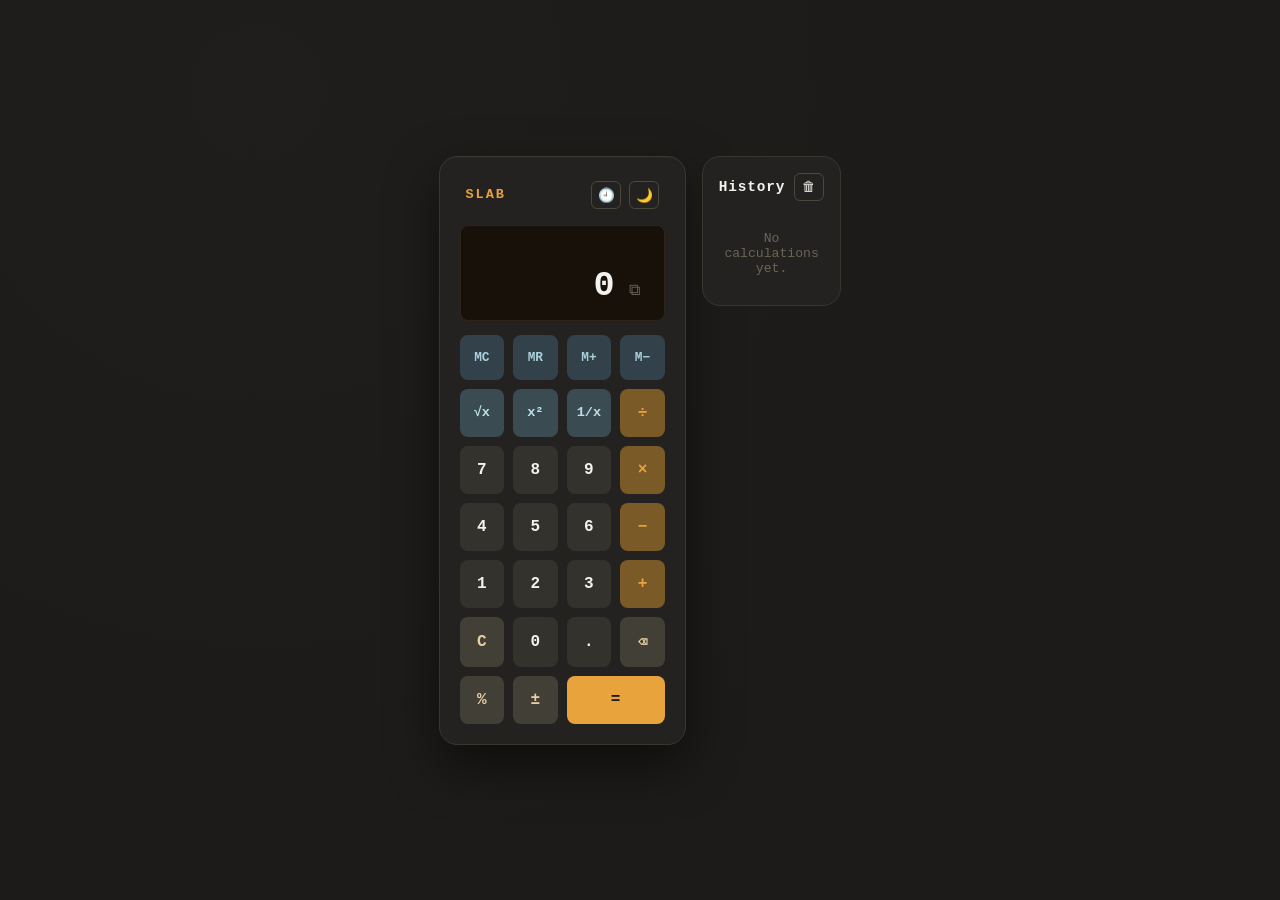
<file: WebDev-L2-Calculator/index.html>
<!DOCTYPE html>
<html lang="en">
<head>
<meta charset="UTF-8" />
<meta name="viewport" content="width=device-width, initial-scale=1.0" />
<title>Slab — Scientific Calculator</title>
<link rel="stylesheet" href="css/style.css" />
</head>
<body>
  <div class="app-shell">
    <main class="calc" role="application" aria-label="Calculator">
      <header class="calc__header">
        <span class="calc__brand">SLAB</span>
        <div class="calc__header-actions">
          <button class="icon-btn" id="historyToggle" title="Toggle history">🕘</button>
          <button class="icon-btn" id="themeToggle" title="Toggle theme">🌙</button>
        </div>
      </header>

      <section class="calc__display" aria-live="polite">
        <div class="calc__memory-flag" id="memoryFlag">M</div>
        <div class="calc__expression" id="expression"></div>
        <div class="calc__result-row">
          <div class="calc__result" id="result">0</div>
          <button class="calc__copy" id="copyBtn" title="Copy result">⧉</button>
        </div>
      </section>

      <section class="calc__pad" id="pad">
        <button class="key key--mem" data-action="mc">MC</button>
        <button class="key key--mem" data-action="mr">MR</button>
        <button class="key key--mem" data-action="mplus">M+</button>
        <button class="key key--mem" data-action="mminus">M−</button>

        <button class="key key--sci" data-action="sqrt">√x</button>
        <button class="key key--sci" data-action="square">x²</button>
        <button class="key key--sci" data-action="inverse">1/x</button>
        <button class="key key--op" data-op="÷">÷</button>

        <button class="key key--num" data-num="7">7</button>
        <button class="key key--num" data-num="8">8</button>
        <button class="key key--num" data-num="9">9</button>
        <button class="key key--op" data-op="×">×</button>

        <button class="key key--num" data-num="4">4</button>
        <button class="key key--num" data-num="5">5</button>
        <button class="key key--num" data-num="6">6</button>
        <button class="key key--op" data-op="−">−</button>

        <button class="key key--num" data-num="1">1</button>
        <button class="key key--num" data-num="2">2</button>
        <button class="key key--num" data-num="3">3</button>
        <button class="key key--op" data-op="+">+</button>

        <button class="key key--util" data-action="clear">C</button>
        <button class="key key--num" data-num="0">0</button>
        <button class="key key--num" data-num=".">.</button>
        <button class="key key--util" data-action="backspace">⌫</button>

        <button class="key key--util" data-action="percent">%</button>
        <button class="key key--util" data-action="sign">±</button>
        <button class="key key--equals" data-action="equals" style="grid-column: span 2;">=</button>
      </section>
    </main>

    <aside class="history-panel" id="historyPanel">
      <div class="history-panel__head">
        <h2>History</h2>
        <button class="icon-btn" id="clearHistory" title="Clear history">🗑</button>
      </div>
      <ul class="history-list" id="historyList"></ul>
      <p class="history-empty" id="historyEmpty">No calculations yet.</p>
    </aside>
  </div>

  <script src="js/script.js"></script>
</body>
</html>
</file>
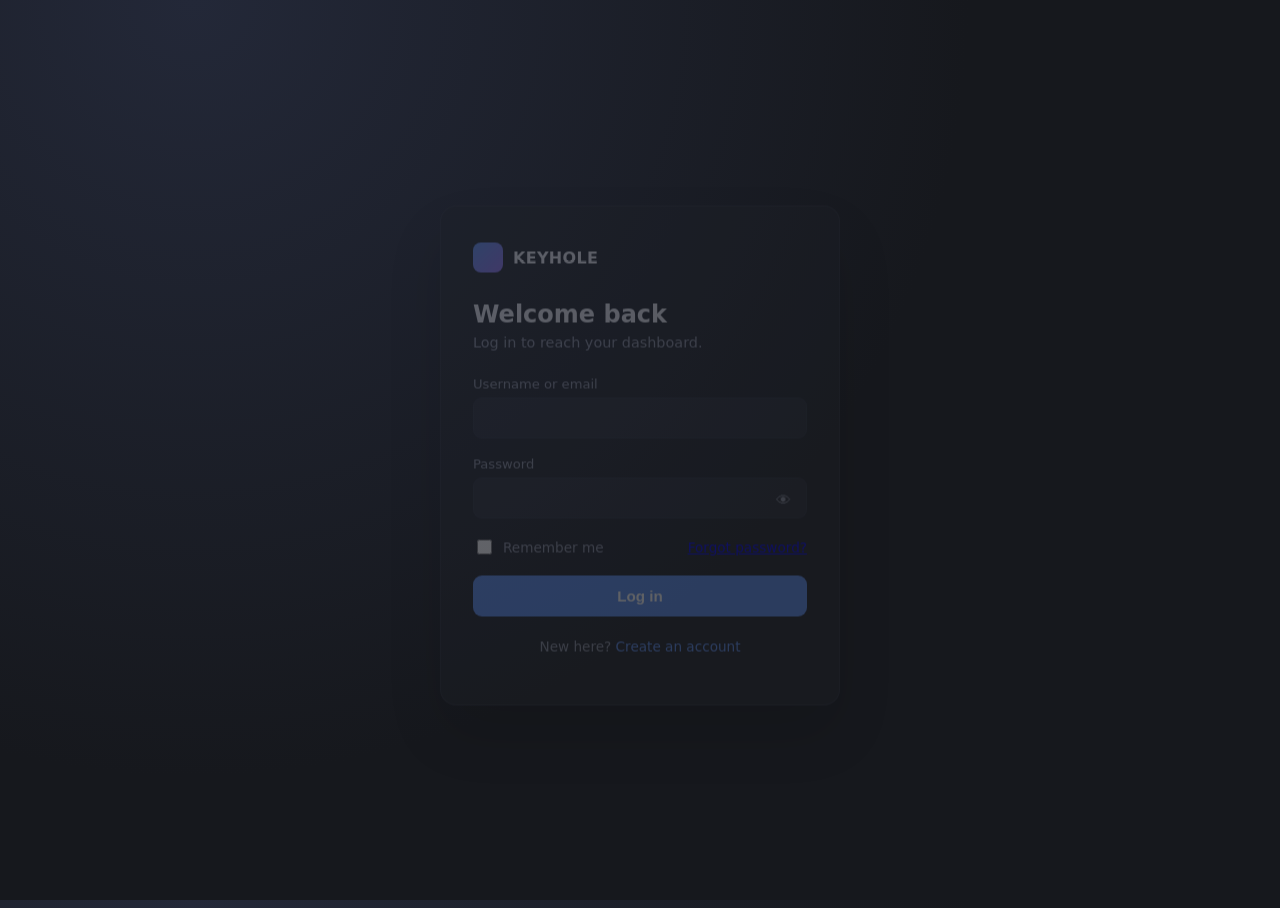
<file: WebDev-L2-LoginAuth/index.html>
<!DOCTYPE html>
<html lang="en">
<head>
<meta charset="UTF-8" />
<meta http-equiv="refresh" content="0; url=login.html" />
<title>Keyhole</title>
</head>
<body>
  <p>Redirecting to <a href="login.html">login</a>…</p>
</body>
</html>
</file>
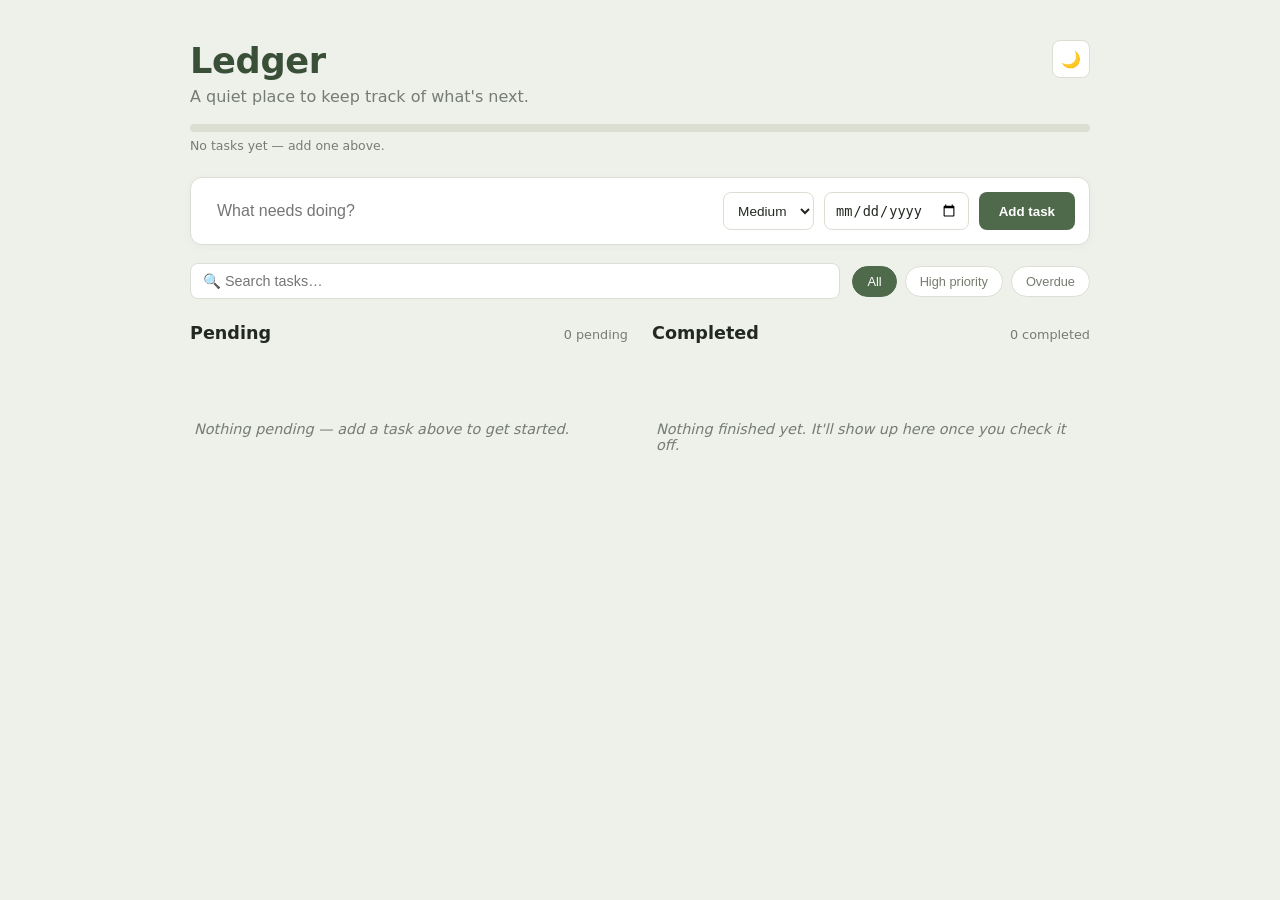
<file: WebDev-L2-TodoApp/index.html>
<!DOCTYPE html>
<html lang="en">
<head>
<meta charset="UTF-8" />
<meta name="viewport" content="width=device-width, initial-scale=1.0" />
<title>Ledger — Task Manager</title>
<link rel="stylesheet" href="css/style.css" />
</head>
<body>
  <div class="app">
    <header class="app__header">
      <div class="app__header-top">
        <div>
          <h1>Ledger</h1>
          <p class="app__subtitle">A quiet place to keep track of what's next.</p>
        </div>
        <button class="icon-btn" id="themeToggle" title="Toggle theme">🌙</button>
      </div>

      <div class="progress-bar">
        <div class="progress-bar__fill" id="progressFill"></div>
      </div>
      <p class="progress-label" id="progressLabel">0 of 0 tasks complete</p>
    </header>

    <form class="composer" id="composer">
      <input
        type="text"
        id="taskInput"
        class="composer__input"
        placeholder="What needs doing?"
        autocomplete="off"
        maxlength="140"
      />
      <select id="priorityInput" class="composer__priority">
        <option value="low">Low</option>
        <option value="medium" selected>Medium</option>
        <option value="high">High</option>
      </select>
      <input type="date" id="dueDateInput" class="composer__date" />
      <button type="submit" class="composer__submit">Add task</button>
    </form>

    <div class="toolbar">
      <input type="search" id="searchInput" class="toolbar__search" placeholder="🔍 Search tasks…" />
      <div class="toolbar__filters" id="filterButtons">
        <button class="filter-btn is-active" data-filter="all">All</button>
        <button class="filter-btn" data-filter="high">High priority</button>
        <button class="filter-btn" data-filter="overdue">Overdue</button>
      </div>
    </div>

    <div class="board">
      <section class="column" aria-labelledby="pendingHeading">
        <div class="column__head">
          <h2 id="pendingHeading">Pending</h2>
          <span class="count" id="pendingCount">0 pending</span>
        </div>
        <ul class="task-list" id="pendingList"></ul>
        <p class="empty-state" id="pendingEmpty">Nothing pending — add a task above to get started.</p>
      </section>

      <section class="column" aria-labelledby="completedHeading">
        <div class="column__head">
          <h2 id="completedHeading">Completed</h2>
          <span class="count" id="completedCount">0 completed</span>
        </div>
        <ul class="task-list" id="completedList"></ul>
        <p class="empty-state" id="completedEmpty">Nothing finished yet. It'll show up here once you check it off.</p>
      </section>
    </div>
  </div>

  <template id="taskTemplate">
    <li class="task" data-id="" draggable="true">
      <span class="task__drag-handle" title="Drag to reorder">⠿</span>
      <label class="task__check">
        <input type="checkbox" class="task__checkbox" />
        <span class="task__checkmark"></span>
      </label>
      <div class="task__body">
        <div class="task__top-row">
          <p class="task__text"></p>
          <span class="priority-chip"></span>
        </div>
        <input type="text" class="task__edit-input" maxlength="140" />
        <span class="task__meta"></span>
      </div>
      <div class="task__actions">
        <button class="task__btn task__btn--edit" title="Edit">Edit</button>
        <button class="task__btn task__btn--delete" title="Delete">Delete</button>
      </div>
    </li>
  </template>

  <script src="js/script.js"></script>
</body>
</html>
</file>
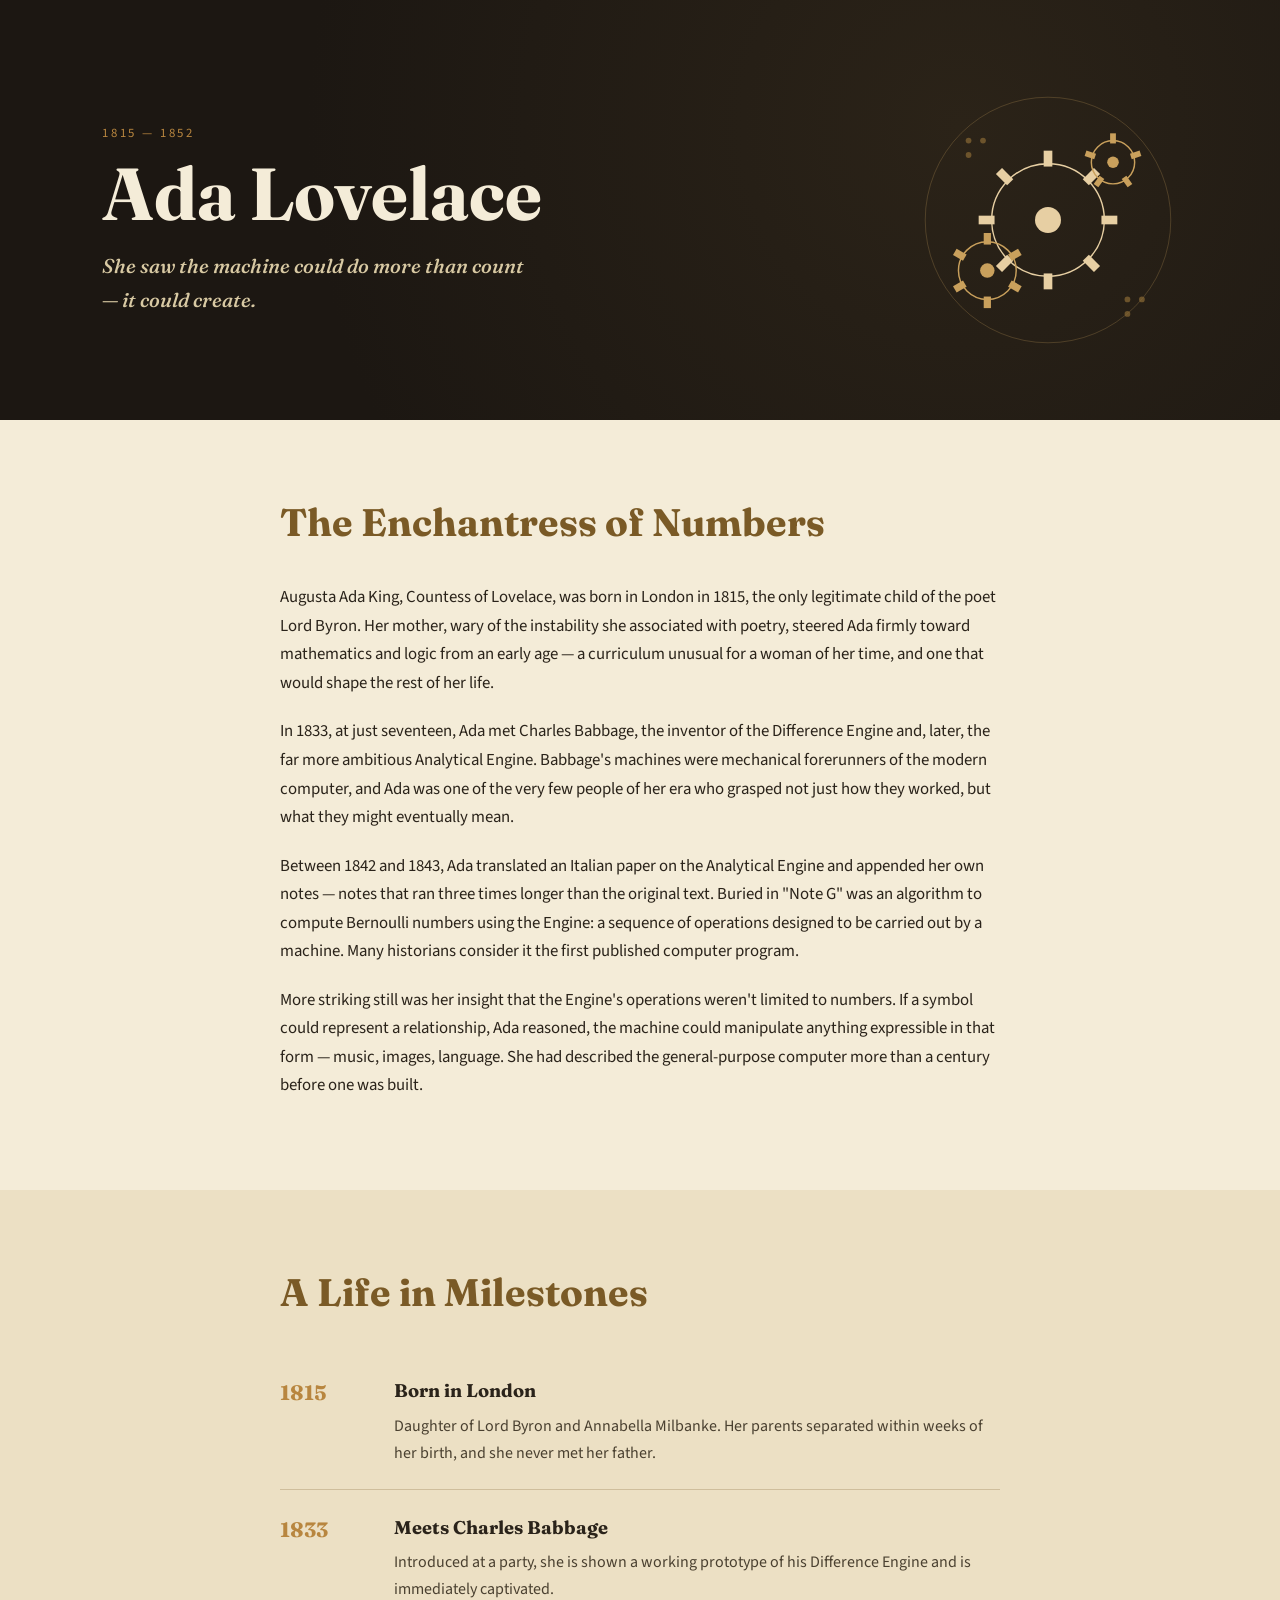
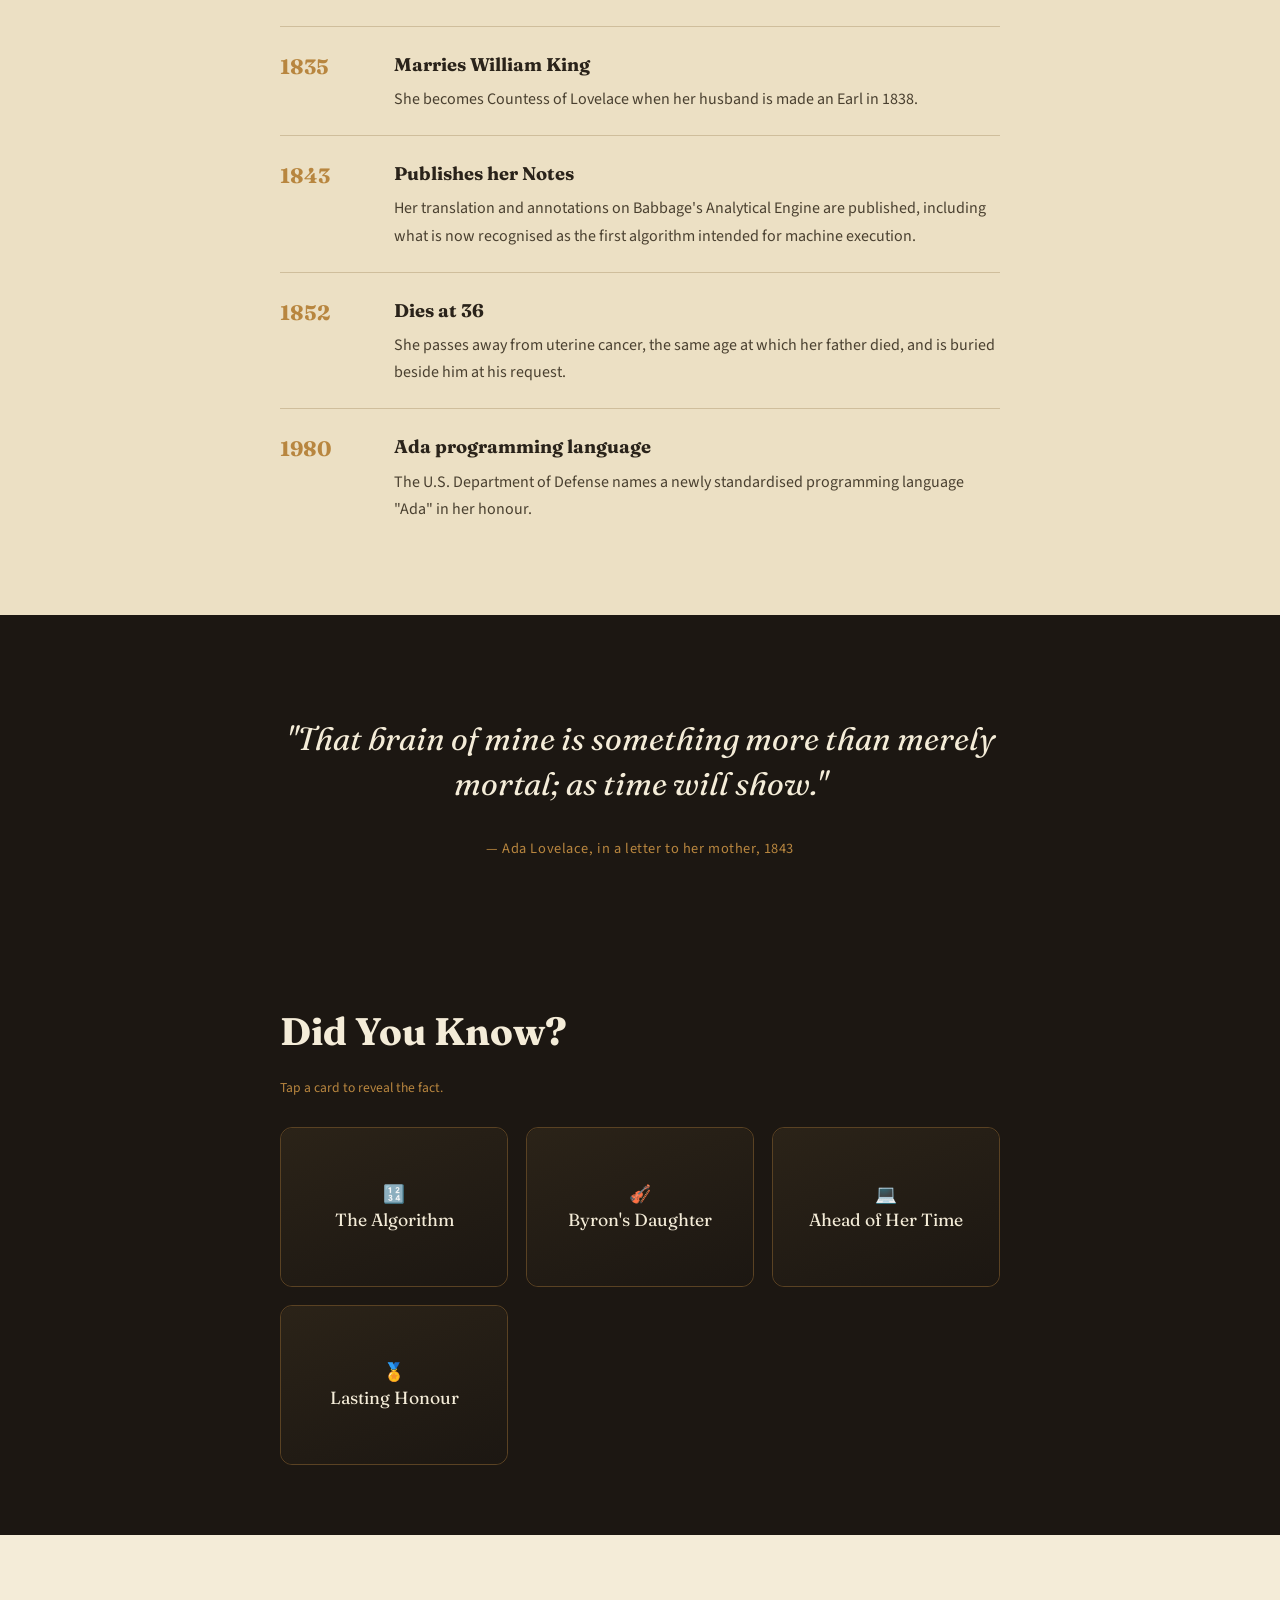
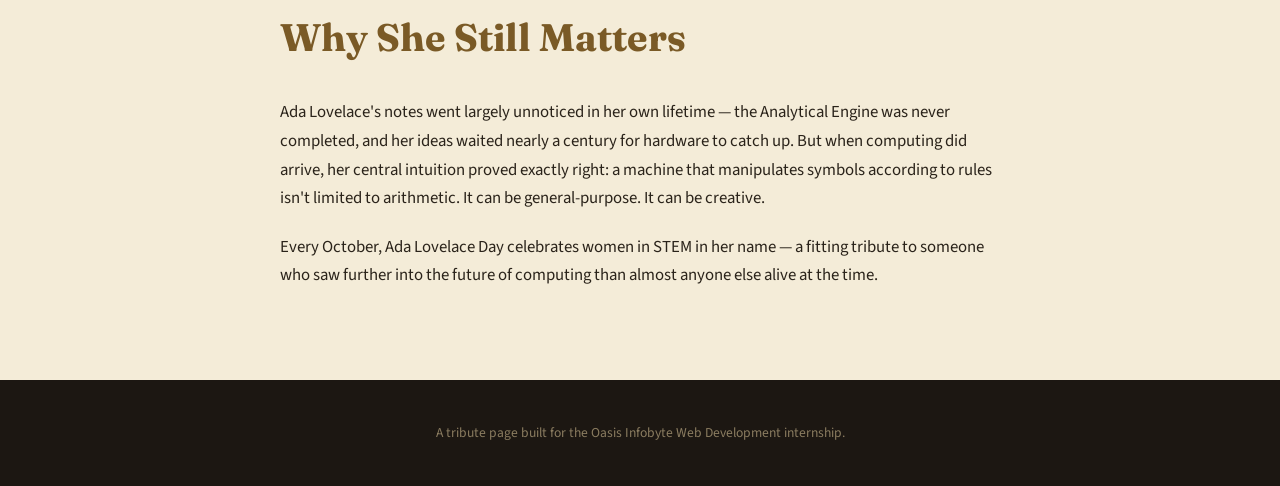
<file: WebDev-L2-TributePage/index.html>
<!DOCTYPE html>
<html lang="en">
<head>
<meta charset="UTF-8" />
<meta name="viewport" content="width=device-width, initial-scale=1.0" />
<title>Ada Lovelace — The First Programmer</title>
<link rel="preconnect" href="https://fonts.googleapis.com">
<link href="https://fonts.googleapis.com/css2?family=Fraunces:opsz,wght@9..144,500;9..144,700&family=Source+Sans+3:wght@400;600&display=swap" rel="stylesheet">
<link rel="stylesheet" href="css/style.css" />
</head>
<body>

  <header class="hero">
    <div class="hero__inner">
      <p class="hero__eyebrow">1815 — 1852</p>
      <h1 class="hero__title">Ada Lovelace</h1>
      <p class="hero__tagline">She saw the machine could do more than count — it could create.</p>
    </div>
    <div class="hero__figure" role="img" aria-label="Illustration of interlocking gears representing the Analytical Engine, with a punch-card motif referencing Ada Lovelace's algorithm">
      <svg viewBox="0 0 360 360" xmlns="http://www.w3.org/2000/svg">
        <circle cx="180" cy="180" r="170" fill="none" stroke="#c9a05c" stroke-width="1" opacity="0.35"/>
        <g transform="translate(180,180)">
          <g class="gear gear--big">
            <circle r="78" fill="none" stroke="#e7cfa3" stroke-width="2"/>
            <circle r="18" fill="#e7cfa3"/>
            <g id="teethBig">
              <rect x="-6" y="-96" width="12" height="22" fill="#e7cfa3" transform="rotate(0)"/>
              <rect x="-6" y="-96" width="12" height="22" fill="#e7cfa3" transform="rotate(45)"/>
              <rect x="-6" y="-96" width="12" height="22" fill="#e7cfa3" transform="rotate(90)"/>
              <rect x="-6" y="-96" width="12" height="22" fill="#e7cfa3" transform="rotate(135)"/>
              <rect x="-6" y="-96" width="12" height="22" fill="#e7cfa3" transform="rotate(180)"/>
              <rect x="-6" y="-96" width="12" height="22" fill="#e7cfa3" transform="rotate(225)"/>
              <rect x="-6" y="-96" width="12" height="22" fill="#e7cfa3" transform="rotate(270)"/>
              <rect x="-6" y="-96" width="12" height="22" fill="#e7cfa3" transform="rotate(315)"/>
            </g>
          </g>
        </g>
        <g transform="translate(96,250)">
          <g class="gear gear--small">
            <circle r="40" fill="none" stroke="#c9a05c" stroke-width="2"/>
            <circle r="10" fill="#c9a05c"/>
            <rect x="-5" y="-52" width="10" height="16" fill="#c9a05c" transform="rotate(0)"/>
            <rect x="-5" y="-52" width="10" height="16" fill="#c9a05c" transform="rotate(60)"/>
            <rect x="-5" y="-52" width="10" height="16" fill="#c9a05c" transform="rotate(120)"/>
            <rect x="-5" y="-52" width="10" height="16" fill="#c9a05c" transform="rotate(180)"/>
            <rect x="-5" y="-52" width="10" height="16" fill="#c9a05c" transform="rotate(240)"/>
            <rect x="-5" y="-52" width="10" height="16" fill="#c9a05c" transform="rotate(300)"/>
          </g>
        </g>
        <g transform="translate(270,100)">
          <g class="gear gear--small2">
            <circle r="30" fill="none" stroke="#c9a05c" stroke-width="2"/>
            <circle r="8" fill="#c9a05c"/>
            <rect x="-4" y="-40" width="8" height="14" fill="#c9a05c" transform="rotate(0)"/>
            <rect x="-4" y="-40" width="8" height="14" fill="#c9a05c" transform="rotate(72)"/>
            <rect x="-4" y="-40" width="8" height="14" fill="#c9a05c" transform="rotate(144)"/>
            <rect x="-4" y="-40" width="8" height="14" fill="#c9a05c" transform="rotate(216)"/>
            <rect x="-4" y="-40" width="8" height="14" fill="#c9a05c" transform="rotate(288)"/>
          </g>
        </g>
        <!-- punch card holes referencing her algorithm notes -->
        <g fill="#8a6a35" opacity="0.7">
          <circle cx="70" cy="70" r="4"/>
          <circle cx="90" cy="70" r="4"/>
          <circle cx="70" cy="90" r="4"/>
          <circle cx="290" cy="290" r="4"/>
          <circle cx="310" cy="290" r="4"/>
          <circle cx="290" cy="310" r="4"/>
        </g>
      </svg>
    </div>
  </header>

  <main>
    <section class="section section--bio reveal" id="bio">
      <div class="section__inner">
        <h2>The Enchantress of Numbers</h2>
        <p>Augusta Ada King, Countess of Lovelace, was born in London in 1815, the only legitimate child of the poet Lord Byron. Her mother, wary of the instability she associated with poetry, steered Ada firmly toward mathematics and logic from an early age — a curriculum unusual for a woman of her time, and one that would shape the rest of her life.</p>
        <p>In 1833, at just seventeen, Ada met Charles Babbage, the inventor of the Difference Engine and, later, the far more ambitious Analytical Engine. Babbage's machines were mechanical forerunners of the modern computer, and Ada was one of the very few people of her era who grasped not just how they worked, but what they might eventually mean.</p>
        <p>Between 1842 and 1843, Ada translated an Italian paper on the Analytical Engine and appended her own notes — notes that ran three times longer than the original text. Buried in "Note G" was an algorithm to compute Bernoulli numbers using the Engine: a sequence of operations designed to be carried out by a machine. Many historians consider it the first published computer program.</p>
        <p>More striking still was her insight that the Engine's operations weren't limited to numbers. If a symbol could represent a relationship, Ada reasoned, the machine could manipulate anything expressible in that form — music, images, language. She had described the general-purpose computer more than a century before one was built.</p>
      </div>
    </section>

    <section class="section section--timeline reveal" id="timeline">
      <div class="section__inner">
        <h2>A Life in Milestones</h2>
        <ol class="timeline">
          <li class="timeline__item reveal-item">
            <span class="timeline__year">1815</span>
            <div>
              <h3>Born in London</h3>
              <p>Daughter of Lord Byron and Annabella Milbanke. Her parents separated within weeks of her birth, and she never met her father.</p>
            </div>
          </li>
          <li class="timeline__item reveal-item">
            <span class="timeline__year">1833</span>
            <div>
              <h3>Meets Charles Babbage</h3>
              <p>Introduced at a party, she is shown a working prototype of his Difference Engine and is immediately captivated.</p>
            </div>
          </li>
          <li class="timeline__item reveal-item">
            <span class="timeline__year">1835</span>
            <div>
              <h3>Marries William King</h3>
              <p>She becomes Countess of Lovelace when her husband is made an Earl in 1838.</p>
            </div>
          </li>
          <li class="timeline__item reveal-item">
            <span class="timeline__year">1843</span>
            <div>
              <h3>Publishes her Notes</h3>
              <p>Her translation and annotations on Babbage's Analytical Engine are published, including what is now recognised as the first algorithm intended for machine execution.</p>
            </div>
          </li>
          <li class="timeline__item reveal-item">
            <span class="timeline__year">1852</span>
            <div>
              <h3>Dies at 36</h3>
              <p>She passes away from uterine cancer, the same age at which her father died, and is buried beside him at his request.</p>
            </div>
          </li>
          <li class="timeline__item reveal-item">
            <span class="timeline__year">1980</span>
            <div>
              <h3>Ada programming language</h3>
              <p>The U.S. Department of Defense names a newly standardised programming language "Ada" in her honour.</p>
            </div>
          </li>
        </ol>
      </div>
    </section>

    <section class="section section--quote reveal" id="quote">
      <div class="section__inner">
        <blockquote>
          <p>"That brain of mine is something more than merely mortal; as time will show."</p>
          <cite>— Ada Lovelace, in a letter to her mother, 1843</cite>
        </blockquote>
      </div>
    </section>

    <section class="section section--facts reveal" id="facts">
      <div class="section__inner">
        <h2>Did You Know?</h2>
        <p class="facts__hint">Tap a card to reveal the fact.</p>
        <div class="facts-grid">
          <button class="fact-card" data-fact="1">
            <span class="fact-card__front">🔢<br>The Algorithm</span>
            <span class="fact-card__back">Her method for computing Bernoulli numbers on the Analytical Engine is widely regarded as the first published computer program — over a century before the first electronic computer existed.</span>
          </button>
          <button class="fact-card" data-fact="2">
            <span class="fact-card__front">🎻<br>Byron's Daughter</span>
            <span class="fact-card__back">Ada never knew her father, the poet Lord Byron — her parents separated within weeks of her birth. Ironically, she became famous for mathematics, the exact opposite of poetry, which her mother pushed her toward on purpose.</span>
          </button>
          <button class="fact-card" data-fact="3">
            <span class="fact-card__front">💻<br>Ahead of Her Time</span>
            <span class="fact-card__back">She theorised that the Engine could manipulate more than numbers — including music and images — describing the idea of a general-purpose computer more than 100 years before one was built.</span>
          </button>
          <button class="fact-card" data-fact="4">
            <span class="fact-card__front">🏅<br>Lasting Honour</span>
            <span class="fact-card__back">The U.S. Department of Defense named an entire programming language "Ada" after her in 1980, and Ada Lovelace Day is celebrated every October to honour women in STEM.</span>
          </button>
        </div>
      </div>
    </section>

    <section class="section section--legacy reveal" id="legacy">
      <div class="section__inner">
        <h2>Why She Still Matters</h2>
        <p>Ada Lovelace's notes went largely unnoticed in her own lifetime — the Analytical Engine was never completed, and her ideas waited nearly a century for hardware to catch up. But when computing did arrive, her central intuition proved exactly right: a machine that manipulates symbols according to rules isn't limited to arithmetic. It can be general-purpose. It can be creative.</p>
        <p>Every October, Ada Lovelace Day celebrates women in STEM in her name — a fitting tribute to someone who saw further into the future of computing than almost anyone else alive at the time.</p>
      </div>
    </section>
  </main>

  <footer class="footer">
    <p>A tribute page built for the Oasis Infobyte Web Development internship.</p>
  </footer>

  <script src="js/animations.js"></script>

</body>
</html>
</file>
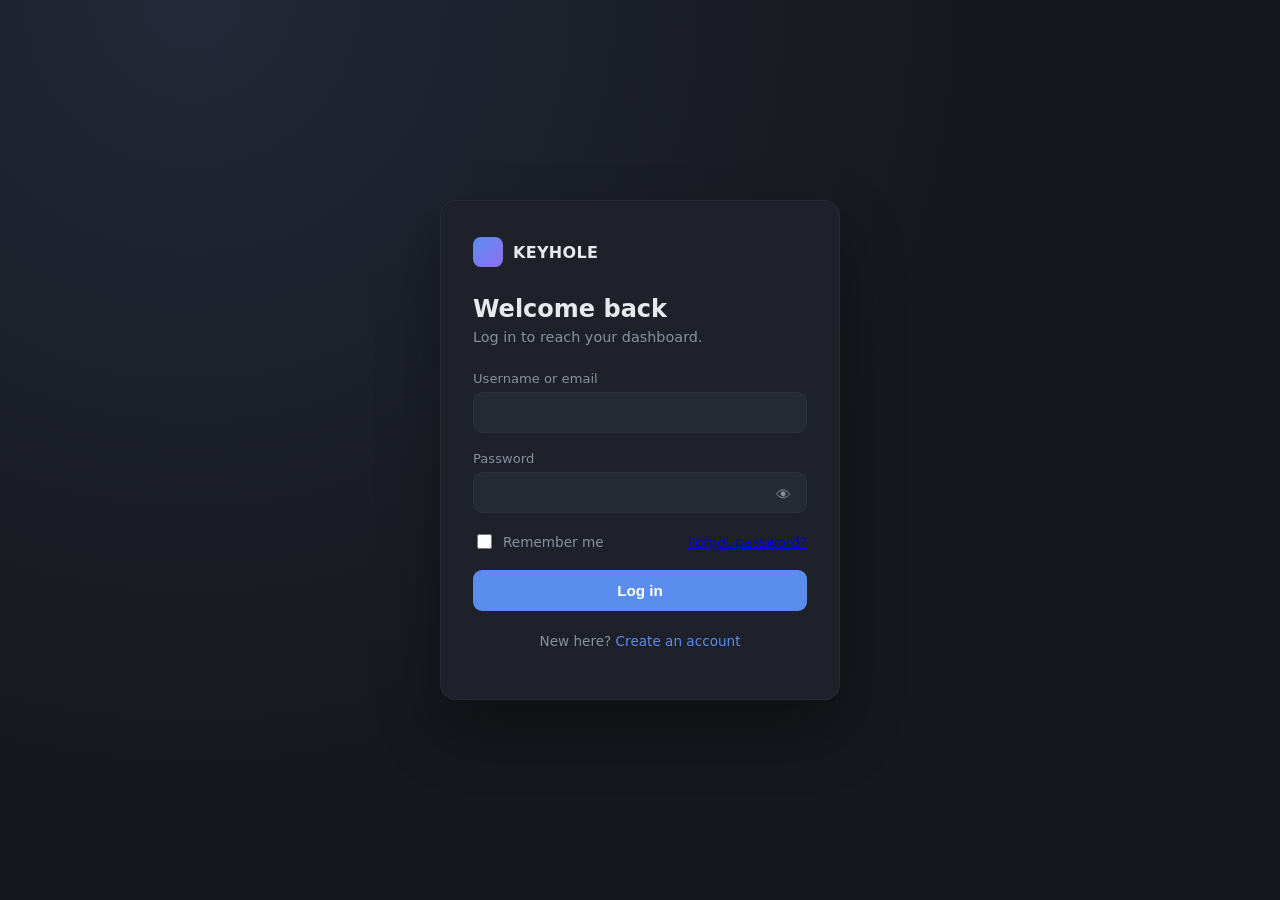
<file: WebDev-L2-LoginAuth/dashboard.html>
<!DOCTYPE html>
<html lang="en">
<head>
<meta charset="UTF-8" />
<meta name="viewport" content="width=device-width, initial-scale=1.0" />
<title>Dashboard — Keyhole</title>
<link rel="stylesheet" href="css/style.css" />
</head>
<body>
  <div class="dash">
    <div class="dash__topbar">
      <div class="dash__avatar-row">
        <div class="avatar-circle" id="avatarCircle">?</div>
        <div class="dash__welcome">
          <h1 id="welcomeHeading">Welcome back</h1>
          <p id="welcomeSub">Here's your session at a glance.</p>
        </div>
      </div>
      <button class="btn-logout" id="logoutBtn">Log out</button>
    </div>

    <div class="dash__card">
      <h2>Session details</h2>
      <div class="dash__meta-row"><span>Username</span><span id="metaUsername">—</span></div>
      <div class="dash__meta-row"><span>Email</span><span id="metaEmail">—</span></div>
      <div class="dash__meta-row"><span>Logged in at</span><span id="metaLoginAt">—</span></div>
      <div class="dash__meta-row"><span>Session storage</span><span id="metaStorage">—</span></div>

      <div class="widget-grid">
        <div class="widget">
          <div class="widget__label">Session duration</div>
          <div class="widget__value" id="sessionDuration">0m 0s</div>
        </div>
        <div class="widget">
          <div class="widget__label">Account created</div>
          <div class="widget__value" id="accountCreated">—</div>
        </div>
        <div class="widget">
          <div class="widget__label">Auth method</div>
          <div class="widget__value">SHA-256</div>
        </div>
      </div>
    </div>
  </div>

  <script src="js/auth.js"></script>
  <script>
    Auth.requireAuth('login.html');
    const session = Auth.getSession();

    if (session) {
      const avatar = Auth.initialsAvatar(session.username);
      const avatarEl = document.getElementById('avatarCircle');
      avatarEl.textContent = avatar.initials;
      avatarEl.style.background = avatar.color;

      document.getElementById('welcomeHeading').textContent = `Welcome, ${session.username}`;
      document.getElementById('metaUsername').textContent = session.username;
      document.getElementById('metaEmail').textContent = session.email;
      document.getElementById('metaLoginAt').textContent = new Date(session.loginAt).toLocaleString();
      document.getElementById('metaStorage').textContent = localStorage.getItem('authdemo.session.v1')
        ? 'localStorage (Remember me was checked)'
        : 'sessionStorage (clears when tab closes)';

      // Look up createdAt from the stored user record for a small extra widget.
      try {
        const users = JSON.parse(localStorage.getItem('authdemo.users.v1')) || [];
        const user = users.find((u) => u.username === session.username);
        if (user?.createdAt) {
          document.getElementById('accountCreated').textContent = new Date(user.createdAt).toLocaleDateString();
        }
      } catch (e) { /* ignore */ }

      // Live-ticking session duration widget.
      function tick() {
        const seconds = Math.floor((Date.now() - session.loginAt) / 1000);
        const m = Math.floor(seconds / 60);
        const s = seconds % 60;
        document.getElementById('sessionDuration').textContent = `${m}m ${s}s`;
      }
      tick();
      setInterval(tick, 1000);
    }

    document.getElementById('logoutBtn').addEventListener('click', () => {
      Auth.logout();
      window.location.href = 'login.html';
    });
  </script>
</body>
</html>
</file>
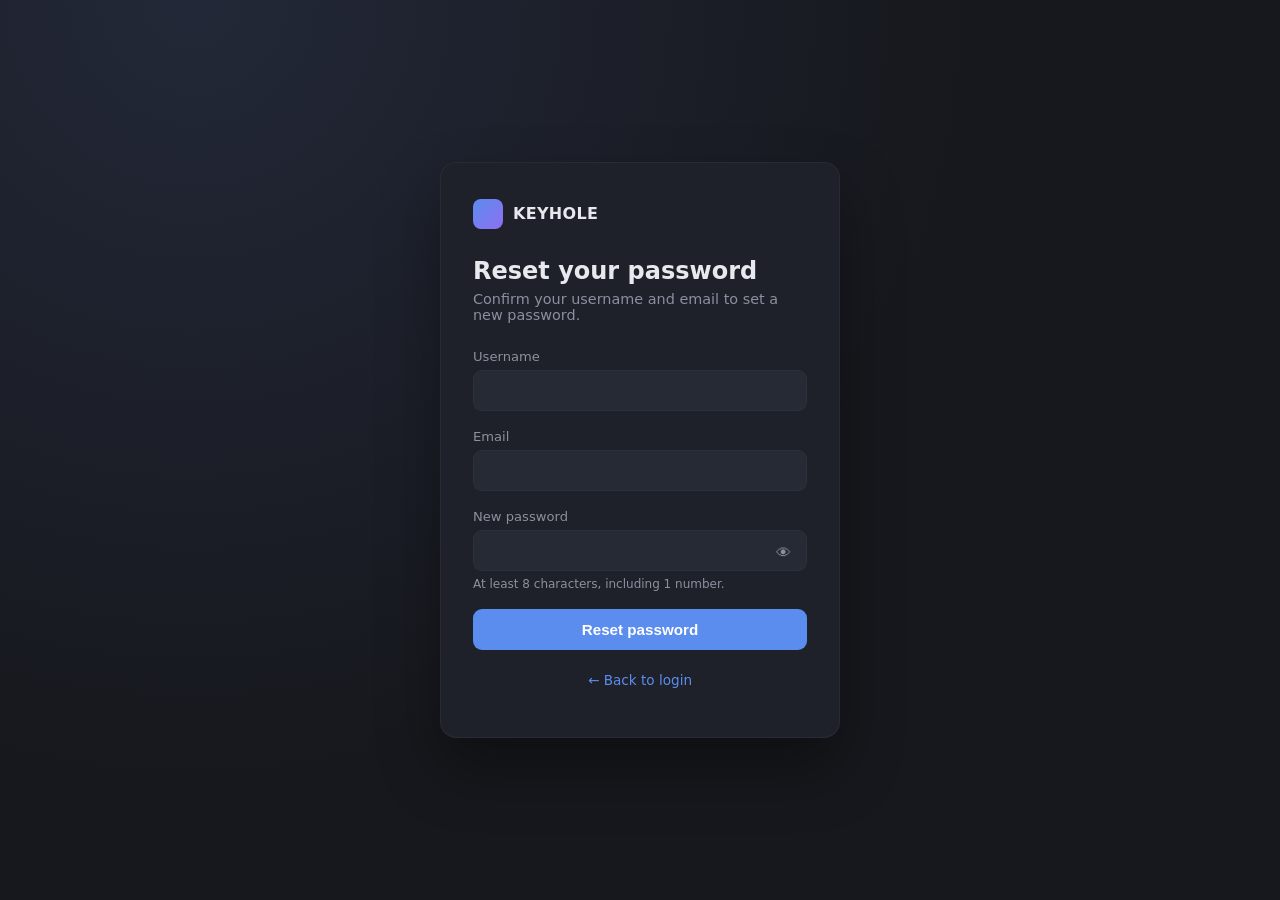
<file: WebDev-L2-LoginAuth/forgot-password.html>
<!DOCTYPE html>
<html lang="en">
<head>
<meta charset="UTF-8" />
<meta name="viewport" content="width=device-width, initial-scale=1.0" />
<title>Reset password — Keyhole</title>
<link rel="stylesheet" href="css/style.css" />
</head>
<body>
  <div class="auth-card">
    <div class="auth-card__brand">
      <div class="auth-card__mark"></div>
      <span>KEYHOLE</span>
    </div>
    <h1>Reset your password</h1>
    <p class="auth-card__subtitle">Confirm your username and email to set a new password.</p>

    <div class="form-error" id="formError"></div>
    <div class="form-success" id="formSuccess"></div>

    <form id="resetForm" novalidate>
      <div class="field">
        <label for="username">Username</label>
        <input type="text" id="username" required autocomplete="username" />
      </div>
      <div class="field">
        <label for="email">Email</label>
        <input type="email" id="email" required autocomplete="email" />
      </div>
      <div class="field field-password-wrap">
        <label for="newPassword">New password</label>
        <input type="password" id="newPassword" required autocomplete="new-password" />
        <button type="button" class="toggle-password" id="togglePassword">👁</button>
        <small style="display:block; margin-top:6px; color:var(--muted); font-size:0.75rem;">At least 8 characters, including 1 number.</small>
      </div>
      <button type="submit" class="btn-primary">Reset password</button>
    </form>

    <p class="auth-card__footer"><a href="login.html">← Back to login</a></p>
  </div>

  <script src="js/auth.js"></script>
  <script>
    const form = document.getElementById('resetForm');
    const errorBox = document.getElementById('formError');
    const successBox = document.getElementById('formSuccess');
    const passwordInput = document.getElementById('newPassword');
    const toggleBtn = document.getElementById('togglePassword');

    toggleBtn.addEventListener('click', () => {
      const isPassword = passwordInput.type === 'password';
      passwordInput.type = isPassword ? 'text' : 'password';
      toggleBtn.textContent = isPassword ? '🙈' : '👁';
    });

    form.addEventListener('submit', async (e) => {
      e.preventDefault();
      errorBox.classList.remove('is-visible');
      successBox.classList.remove('is-visible');

      const username = document.getElementById('username').value.trim();
      const email = document.getElementById('email').value.trim();
      const newPassword = passwordInput.value;

      try {
        await Auth.resetPassword({ username, email, newPassword });
        successBox.textContent = 'Password reset! Redirecting to login…';
        successBox.classList.add('is-visible');
        form.reset();
        setTimeout(() => { window.location.href = 'login.html'; }, 1200);
      } catch (err) {
        errorBox.textContent = err.message;
        errorBox.classList.add('is-visible');
      }
    });
  </script>
</body>
</html>
</file>
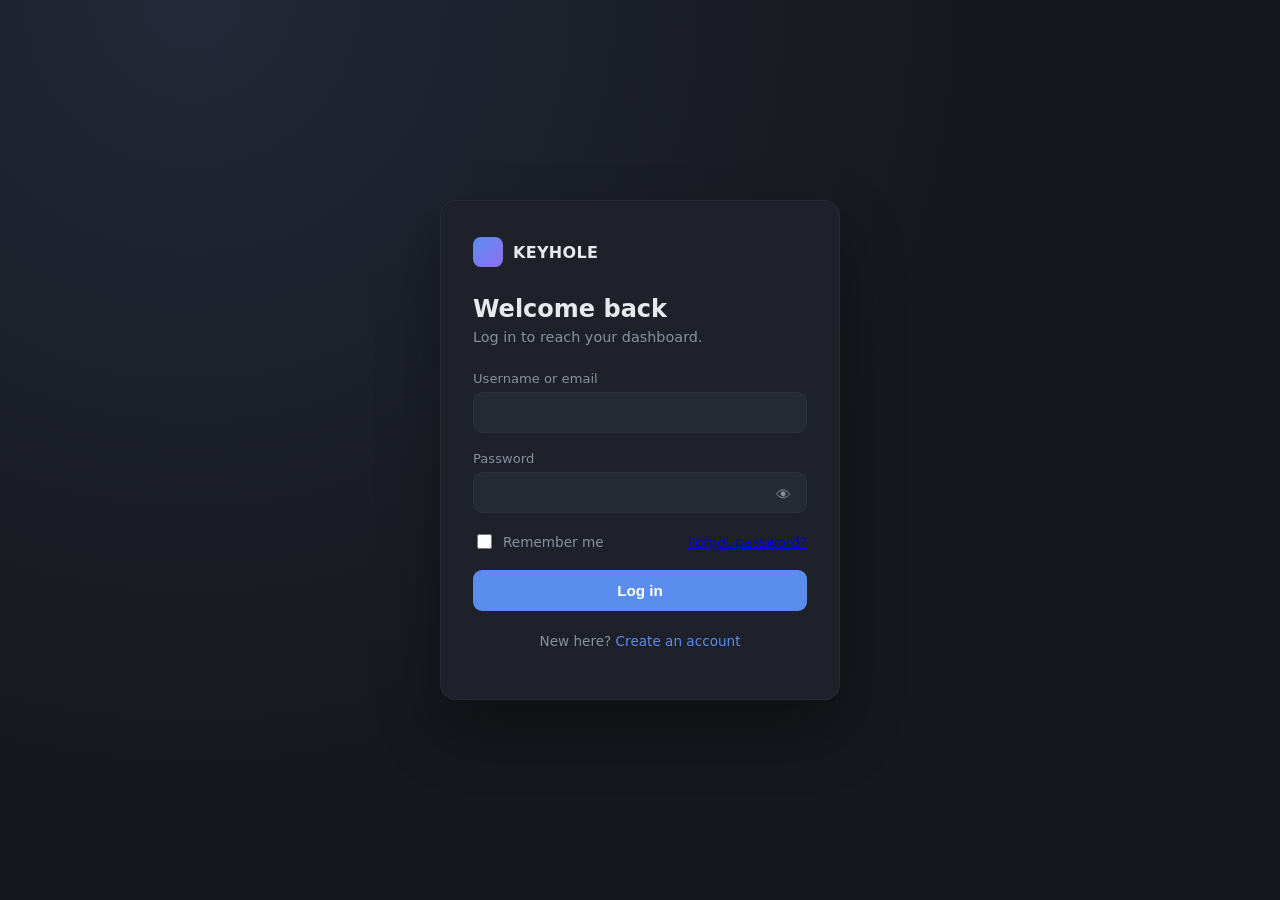
<file: WebDev-L2-LoginAuth/login.html>
<!DOCTYPE html>
<html lang="en">
<head>
<meta charset="UTF-8" />
<meta name="viewport" content="width=device-width, initial-scale=1.0" />
<title>Log in — Keyhole</title>
<link rel="stylesheet" href="css/style.css" />
</head>
<body>
  <div class="auth-card">
    <div class="auth-card__brand">
      <div class="auth-card__mark"></div>
      <span>KEYHOLE</span>
    </div>
    <h1>Welcome back</h1>
    <p class="auth-card__subtitle">Log in to reach your dashboard.</p>

    <div class="form-error" id="formError"></div>

    <form id="loginForm" novalidate>
      <div class="field">
        <label for="identifier">Username or email</label>
        <input type="text" id="identifier" required autocomplete="username" />
      </div>
      <div class="field field-password-wrap">
        <label for="password">Password</label>
        <input type="password" id="password" required autocomplete="current-password" />
        <button type="button" class="toggle-password" id="togglePassword">👁</button>
      </div>
      <div class="remember-row">
        <label><input type="checkbox" id="remember" /> Remember me</label>
        <a href="forgot-password.html">Forgot password?</a>
      </div>
      <button type="submit" class="btn-primary">Log in</button>
    </form>

    <p class="auth-card__footer">New here? <a href="register.html">Create an account</a></p>
  </div>

  <script src="js/auth.js"></script>
  <script>
    const form = document.getElementById('loginForm');
    const errorBox = document.getElementById('formError');
    const passwordInput = document.getElementById('password');
    const toggleBtn = document.getElementById('togglePassword');

    if (Auth.getSession()) window.location.href = 'dashboard.html';

    toggleBtn.addEventListener('click', () => {
      const isPassword = passwordInput.type === 'password';
      passwordInput.type = isPassword ? 'text' : 'password';
      toggleBtn.textContent = isPassword ? '🙈' : '👁';
    });

    form.addEventListener('submit', async (e) => {
      e.preventDefault();
      errorBox.classList.remove('is-visible');

      const identifier = document.getElementById('identifier').value.trim();
      const password = passwordInput.value;
      const remember = document.getElementById('remember').checked;

      try {
        await Auth.login({ identifier, password, remember });
        window.location.href = 'dashboard.html';
      } catch (err) {
        errorBox.textContent = err.message;
        errorBox.classList.add('is-visible');
      }
    });
  </script>
</body>
</html>
</file>
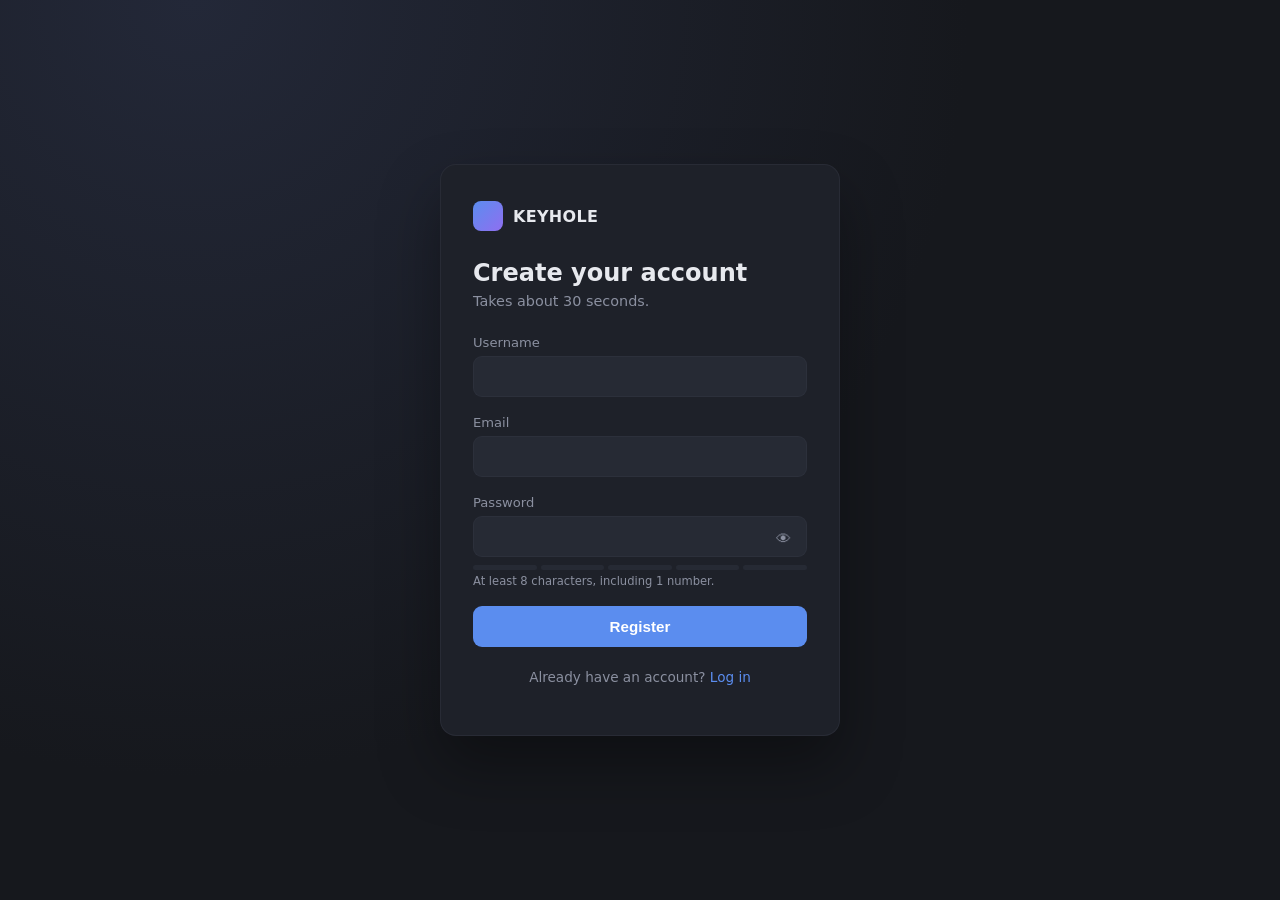
<file: WebDev-L2-LoginAuth/register.html>
<!DOCTYPE html>
<html lang="en">
<head>
<meta charset="UTF-8" />
<meta name="viewport" content="width=device-width, initial-scale=1.0" />
<title>Create account — Keyhole</title>
<link rel="stylesheet" href="css/style.css" />
</head>
<body>
  <div class="auth-card">
    <div class="auth-card__brand">
      <div class="auth-card__mark"></div>
      <span>KEYHOLE</span>
    </div>
    <h1>Create your account</h1>
    <p class="auth-card__subtitle">Takes about 30 seconds.</p>

    <div class="form-error" id="formError"></div>
    <div class="form-success" id="formSuccess"></div>

    <form id="registerForm" novalidate>
      <div class="field">
        <label for="username">Username</label>
        <input type="text" id="username" required autocomplete="username" />
      </div>
      <div class="field">
        <label for="email">Email</label>
        <input type="email" id="email" required autocomplete="email" />
      </div>
      <div class="field field-password-wrap">
        <label for="password">Password</label>
        <input type="password" id="password" required autocomplete="new-password" />
        <button type="button" class="toggle-password" id="togglePassword">👁</button>
        <div class="strength-meter" id="strengthMeter">
          <div class="strength-meter__bar"></div>
          <div class="strength-meter__bar"></div>
          <div class="strength-meter__bar"></div>
          <div class="strength-meter__bar"></div>
          <div class="strength-meter__bar"></div>
        </div>
        <span class="strength-label" id="strengthLabel">At least 8 characters, including 1 number.</span>
      </div>
      <button type="submit" class="btn-primary">Register</button>
    </form>

    <p class="auth-card__footer">Already have an account? <a href="login.html">Log in</a></p>
  </div>

  <script src="js/auth.js"></script>
  <script>
    const form = document.getElementById('registerForm');
    const errorBox = document.getElementById('formError');
    const successBox = document.getElementById('formSuccess');
    const passwordInput = document.getElementById('password');
    const toggleBtn = document.getElementById('togglePassword');
    const bars = document.querySelectorAll('#strengthMeter .strength-meter__bar');
    const strengthLabel = document.getElementById('strengthLabel');

    if (Auth.getSession()) window.location.href = 'dashboard.html';

    toggleBtn.addEventListener('click', () => {
      const isPassword = passwordInput.type === 'password';
      passwordInput.type = isPassword ? 'text' : 'password';
      toggleBtn.textContent = isPassword ? '🙈' : '👁';
    });

    passwordInput.addEventListener('input', () => {
      const { score, label } = Auth.passwordStrength(passwordInput.value);
      bars.forEach((bar, i) => {
        bar.className = 'strength-meter__bar' + (i < score ? ` is-filled-${score}` : '');
      });
      strengthLabel.textContent = passwordInput.value ? label : 'At least 8 characters, including 1 number.';
    });

    form.addEventListener('submit', async (e) => {
      e.preventDefault();
      errorBox.classList.remove('is-visible');
      successBox.classList.remove('is-visible');

      const username = document.getElementById('username').value.trim();
      const email = document.getElementById('email').value.trim();
      const password = passwordInput.value;

      try {
        await Auth.register({ username, email, password });
        successBox.textContent = 'Account created! Redirecting to login…';
        successBox.classList.add('is-visible');
        form.reset();
        bars.forEach((bar) => { bar.className = 'strength-meter__bar'; });
        setTimeout(() => { window.location.href = 'login.html'; }, 1200);
      } catch (err) {
        errorBox.textContent = err.message;
        errorBox.classList.add('is-visible');
      }
    });
  </script>
</body>
</html>
</file>
<file: WebDev-L2-Calculator/css/style.css>
:root {
  --ink: #1c1b19;
  --slab: #232220;
  --slab-2: #2c2b28;
  --paper: #f4f2ee;
  --amber: #e8a33d;
  --amber-dim: #7a5a26;
  --danger: #c4593f;
  --sci: #4a6670;
  --radius: 8px;
  font-size: 16px;
}

[data-theme="light"] {
  --ink: #f4f0e6;
  --slab: #fffdf9;
  --slab-2: #f0ebe0;
  --paper: #1c1b19;
  --amber: #c9722a;
  --amber-dim: #f0dcb8;
  --sci: #35505a;
}

* { box-sizing: border-box; }

body {
  margin: 0;
  min-height: 100vh;
  display: flex;
  align-items: center;
  justify-content: center;
  background: var(--ink);
  background-image: radial-gradient(circle at 20% 10%, color-mix(in srgb, var(--slab) 40%, transparent) 0%, var(--ink) 60%);
  font-family: 'Courier New', ui-monospace, monospace;
  padding: 24px;
  transition: background 0.3s ease;
}

.app-shell {
  display: flex;
  gap: 16px;
  align-items: flex-start;
}

.calc {
  width: 100%;
  max-width: 380px;
  background: var(--slab);
  border-radius: 18px;
  padding: 20px;
  box-shadow: 0 20px 50px rgba(0,0,0,0.5), inset 0 1px 0 rgba(255,255,255,0.03);
  border: 1px solid #38362f;
  transition: background 0.3s ease;
}

.calc__header {
  display: flex;
  justify-content: space-between;
  align-items: center;
  padding: 4px 6px 16px;
  letter-spacing: 0.12em;
}

.calc__brand {
  font-weight: 700;
  color: var(--amber);
  font-size: 0.85rem;
}

.calc__header-actions { display: flex; gap: 8px; }
.icon-btn {
  background: none;
  border: 1px solid #4a473d;
  color: var(--paper);
  border-radius: 6px;
  width: 30px; height: 28px;
  cursor: pointer;
  font-size: 0.85rem;
  transition: background 0.15s ease, transform 0.15s ease;
}
.icon-btn:hover { background: #3a382f; transform: translateY(-1px); }

.calc__display {
  background: #17110a;
  border-radius: var(--radius);
  padding: 18px 18px 14px;
  margin-bottom: 14px;
  text-align: right;
  min-height: 96px;
  display: flex;
  flex-direction: column;
  justify-content: flex-end;
  border: 1px solid #2f2419;
  position: relative;
}

.calc__memory-flag {
  position: absolute;
  top: 8px;
  left: 12px;
  font-size: 0.7rem;
  color: var(--amber);
  opacity: 0;
  transition: opacity 0.2s ease;
}
.calc__memory-flag.is-active { opacity: 1; }

.calc__expression {
  color: #9c8f6d;
  font-size: 0.95rem;
  min-height: 20px;
  overflow-x: auto;
  white-space: nowrap;
}

.calc__result-row { display: flex; align-items: baseline; gap: 8px; justify-content: flex-end; }

.calc__result {
  color: var(--paper);
  font-size: 2.2rem;
  font-weight: 600;
  overflow-x: auto;
  white-space: nowrap;
  animation: resultPop 0.18s ease;
}
@keyframes resultPop {
  from { transform: scale(0.94); opacity: 0.6; }
  to { transform: scale(1); opacity: 1; }
}

.calc__copy {
  background: none;
  border: none;
  color: #6b6555;
  cursor: pointer;
  font-size: 1rem;
  flex-shrink: 0;
}
.calc__copy:hover { color: var(--amber); }

.calc__pad {
  display: grid;
  grid-template-columns: repeat(4, 1fr);
  gap: 9px;
}

.key {
  border: none;
  border-radius: var(--radius);
  padding: 15px 0;
  font-family: inherit;
  font-size: 1rem;
  font-weight: 600;
  cursor: pointer;
  transition: transform 0.05s ease, filter 0.15s ease, box-shadow 0.15s ease;
  color: var(--paper);
  background: var(--slab-2);
  position: relative;
  overflow: hidden;
}

.key:active { transform: translateY(2px) scale(0.97); }

.key--num { background: #34322c; }
[data-theme="light"] .key--num { background: #eae4d5; }
.key--num:hover { filter: brightness(1.15); }

.key--util { background: #423f37; color: #e7cfa3; }
[data-theme="light"] .key--util { background: #e6d4b0; color: #6b4a1a; }
.key--util:hover { filter: brightness(1.12); }

.key--mem { background: #33424a; color: #a9d0dc; font-size: 0.8rem; }
[data-theme="light"] .key--mem { background: #d6e8ec; color: var(--sci); }
.key--mem:hover { filter: brightness(1.15); }

.key--sci { background: #3a4b52; color: #bcdfe8; font-size: 0.85rem; }
[data-theme="light"] .key--sci { background: #cfe3e8; color: var(--sci); }
.key--sci:hover { filter: brightness(1.15); }

.key--op { background: var(--amber-dim); color: var(--amber); }
.key--op:hover { filter: brightness(1.15); }

.key--equals { background: var(--amber); color: var(--ink); }
.key--equals:hover { filter: brightness(1.08); }

.key.is-flash { animation: keyFlash 0.25s ease; }
@keyframes keyFlash {
  0% { box-shadow: 0 0 0 0 rgba(232,163,61,0.5); }
  100% { box-shadow: 0 0 0 10px rgba(232,163,61,0); }
}

/* ---------- History panel ---------- */
.history-panel {
  width: 220px;
  background: var(--slab);
  border-radius: 18px;
  border: 1px solid #38362f;
  padding: 16px;
  max-height: 560px;
  display: flex;
  flex-direction: column;
  transform: translateX(0);
  opacity: 1;
  transition: all 0.25s ease;
}
.history-panel.is-hidden {
  display: none;
}

.history-panel__head {
  display: flex;
  justify-content: space-between;
  align-items: center;
  margin-bottom: 10px;
}
.history-panel__head h2 {
  color: var(--paper);
  font-size: 0.9rem;
  margin: 0;
  letter-spacing: 0.06em;
}

.history-list {
  list-style: none;
  margin: 0;
  padding: 0;
  overflow-y: auto;
  flex: 1;
}
.history-list li {
  padding: 8px 10px;
  border-radius: 6px;
  margin-bottom: 6px;
  cursor: pointer;
  transition: background 0.15s ease;
}
.history-list li:hover { background: #34322c; }
[data-theme="light"] .history-list li:hover { background: #eee7d6; }
.history-list .h-expr { color: #9c8f6d; font-size: 0.72rem; display: block; }
.history-list .h-result { color: var(--paper); font-size: 1rem; font-weight: 600; }

.history-empty { color: #6b6555; font-size: 0.82rem; text-align: center; margin-top: 20px; }

@media (max-width: 640px) {
  .app-shell { flex-direction: column; align-items: center; }
  .history-panel { width: 100%; max-width: 380px; max-height: 200px; }
  .calc__result { font-size: 1.9rem; }
}
</file>
<file: WebDev-L2-TodoApp/css/style.css>
:root {
  --bg: #eef0ea;
  --card: #ffffff;
  --ink: #232821;
  --muted: #767d70;
  --moss: #4f6a4b;
  --moss-dark: #3a4f38;
  --clay: #b4593f;
  --border: #dbdfd3;
  --high: #c0432b;
  --medium: #d99a2b;
  --low: #4f6a4b;
  font-family: 'Segoe UI', system-ui, -apple-system, sans-serif;
}

[data-theme="dark"] {
  --bg: #1a1d18;
  --card: #23271f;
  --ink: #e8ece2;
  --muted: #9aa192;
  --border: #343a2e;
}

* { box-sizing: border-box; }

body {
  margin: 0;
  background: var(--bg);
  color: var(--ink);
  min-height: 100vh;
  padding: 40px 20px 80px;
  transition: background 0.3s ease, color 0.3s ease;
}

.app { max-width: 900px; margin: 0 auto; }

.app__header-top { display: flex; justify-content: space-between; align-items: flex-start; margin-bottom: 18px; }
.app__header h1 {
  font-size: 2.2rem;
  margin: 0 0 6px;
  color: var(--moss-dark);
  letter-spacing: -0.01em;
}
[data-theme="dark"] .app__header h1 { color: #9fd39a; }
.app__subtitle { margin: 0; color: var(--muted); }

.icon-btn {
  background: var(--card);
  border: 1px solid var(--border);
  border-radius: 8px;
  width: 38px; height: 38px;
  cursor: pointer;
  font-size: 1rem;
  transition: transform 0.15s ease;
}
.icon-btn:hover { transform: translateY(-2px); }

.progress-bar {
  height: 8px;
  background: var(--border);
  border-radius: 100px;
  overflow: hidden;
  margin-bottom: 6px;
}
.progress-bar__fill {
  height: 100%;
  width: 0%;
  background: linear-gradient(90deg, var(--moss), #7fae78);
  border-radius: 100px;
  transition: width 0.4s cubic-bezier(.3,.8,.3,1);
}
.progress-label { font-size: 0.78rem; color: var(--muted); margin: 0 0 24px; }

.composer {
  display: flex;
  flex-wrap: wrap;
  gap: 10px;
  background: var(--card);
  padding: 14px;
  border-radius: 12px;
  border: 1px solid var(--border);
  margin-bottom: 18px;
  box-shadow: 0 2px 10px rgba(0,0,0,0.03);
}

.composer__input {
  flex: 1;
  min-width: 180px;
  border: none;
  outline: none;
  font-size: 1rem;
  padding: 10px 12px;
  background: transparent;
  color: var(--ink);
}
.composer__priority, .composer__date {
  border: 1px solid var(--border);
  border-radius: 8px;
  padding: 8px 10px;
  font-size: 0.85rem;
  background: var(--card);
  color: var(--ink);
}

.composer__submit {
  border: none;
  background: var(--moss);
  color: white;
  padding: 10px 20px;
  border-radius: 8px;
  font-weight: 600;
  cursor: pointer;
  transition: background 0.15s ease;
}
.composer__submit:hover { background: var(--moss-dark); }

.toolbar {
  display: flex;
  flex-wrap: wrap;
  gap: 12px;
  justify-content: space-between;
  align-items: center;
  margin-bottom: 24px;
}
.toolbar__search {
  flex: 1;
  min-width: 200px;
  padding: 9px 12px;
  border-radius: 8px;
  border: 1px solid var(--border);
  background: var(--card);
  color: var(--ink);
  font-size: 0.9rem;
}
.toolbar__filters { display: flex; gap: 8px; }
.filter-btn {
  border: 1px solid var(--border);
  background: var(--card);
  color: var(--muted);
  padding: 7px 14px;
  border-radius: 100px;
  font-size: 0.8rem;
  cursor: pointer;
  transition: all 0.15s ease;
}
.filter-btn.is-active { background: var(--moss); color: white; border-color: var(--moss); }
.filter-btn:hover:not(.is-active) { background: var(--border); }

.board {
  display: grid;
  grid-template-columns: 1fr 1fr;
  gap: 24px;
}

.column__head {
  display: flex;
  justify-content: space-between;
  align-items: baseline;
  margin-bottom: 14px;
}
.column__head h2 { font-size: 1.1rem; margin: 0; color: var(--ink); }
.count { font-size: 0.8rem; color: var(--muted); }

.task-list {
  list-style: none;
  margin: 0;
  padding: 0;
  display: flex;
  flex-direction: column;
  gap: 10px;
  min-height: 30px;
}
.task-list.is-drag-over { background: rgba(79,106,75,0.08); border-radius: 10px; }

.empty-state {
  color: var(--muted);
  font-size: 0.9rem;
  font-style: italic;
  padding: 20px 4px;
  display: none;
}
.empty-state.is-visible { display: block; }

.task {
  display: flex;
  align-items: flex-start;
  gap: 10px;
  background: var(--card);
  border: 1px solid var(--border);
  border-radius: 10px;
  padding: 14px;
  animation: taskIn 0.25s ease;
  transition: box-shadow 0.15s ease, transform 0.15s ease, opacity 0.15s ease;
}
@keyframes taskIn {
  from { opacity: 0; transform: translateY(-6px); }
  to { opacity: 1; transform: translateY(0); }
}
.task.is-dragging { opacity: 0.4; }
.task:hover { box-shadow: 0 4px 14px rgba(0,0,0,0.06); }

.task__drag-handle {
  cursor: grab;
  color: var(--muted);
  padding-top: 2px;
  user-select: none;
}
.task__drag-handle:active { cursor: grabbing; }

.task__check { cursor: pointer; display: flex; align-items: center; margin-top: 2px; }
.task__checkbox { display: none; }
.task__checkmark {
  width: 20px; height: 20px;
  border: 2px solid var(--moss);
  border-radius: 50%;
  display: inline-block;
  position: relative;
  flex-shrink: 0;
}
.task__checkbox:checked + .task__checkmark {
  background: var(--moss);
}
.task__checkbox:checked + .task__checkmark::after {
  content: '';
  position: absolute;
  left: 6px; top: 2px;
  width: 5px; height: 9px;
  border: solid white;
  border-width: 0 2px 2px 0;
  transform: rotate(45deg);
}

.task__body { flex: 1; min-width: 0; }
.task__top-row { display: flex; align-items: center; gap: 8px; justify-content: space-between; }
.task__text { margin: 0; word-break: break-word; }
.task__edit-input {
  display: none;
  width: 100%;
  font-size: 1rem;
  font-family: inherit;
  padding: 4px 6px;
  border: 1px solid var(--moss);
  border-radius: 6px;
  background: var(--card);
  color: var(--ink);
}
.task__meta {
  display: block;
  font-size: 0.72rem;
  color: var(--muted);
  margin-top: 4px;
}
.task__meta.is-overdue { color: var(--high); font-weight: 600; }

.priority-chip {
  font-size: 0.68rem;
  font-weight: 700;
  text-transform: uppercase;
  padding: 2px 8px;
  border-radius: 100px;
  flex-shrink: 0;
  letter-spacing: 0.03em;
}
.priority-chip.priority-high { background: rgba(192,67,43,0.15); color: var(--high); }
.priority-chip.priority-medium { background: rgba(217,154,43,0.18); color: var(--medium); }
.priority-chip.priority-low { background: rgba(79,106,75,0.15); color: var(--low); }

.task--completed .task__text { text-decoration: line-through; color: var(--muted); }

.task--editing .task__text { display: none; }
.task--editing .task__edit-input { display: block; }

.task__actions { display: flex; gap: 6px; flex-shrink: 0; }
.task__btn {
  border: none;
  background: none;
  font-size: 0.78rem;
  padding: 4px 8px;
  border-radius: 6px;
  cursor: pointer;
  color: var(--muted);
}
.task__btn--edit:hover { background: #e7ece2; color: var(--moss-dark); }
[data-theme="dark"] .task__btn--edit:hover { background: #2f3629; }
.task__btn--delete:hover { background: #f6e2dd; color: var(--clay); }
[data-theme="dark"] .task__btn--delete:hover { background: #3a2c27; }

@media (max-width: 640px) {
  .board { grid-template-columns: 1fr; }
  .composer { flex-direction: column; }
}
</file>
<file: WebDev-L2-TributePage/css/style.css>
:root {
  --parchment: #f4ecd8;
  --parchment-2: #ece0c4;
  --ink: #2a231a;
  --brass: #b8863f;
  --brass-dark: #7a5a26;
  --deep: #1c1712;
  --display: 'Fraunces', serif;
  --body: 'Source Sans 3', sans-serif;
}

* { box-sizing: border-box; }
html { scroll-behavior: smooth; }

body {
  margin: 0;
  background: var(--parchment);
  color: var(--ink);
  font-family: var(--body);
  line-height: 1.7;
}

.hero {
  background: radial-gradient(circle at 75% 30%, #2b2318 0%, var(--deep) 65%);
  color: var(--parchment);
  padding: 90px 8vw 70px;
  display: flex;
  align-items: center;
  justify-content: space-between;
  gap: 40px;
  flex-wrap: wrap;
  position: relative;
  overflow: hidden;
  background-attachment: local;
}

.hero__inner { max-width: 560px; }

.hero__eyebrow {
  font-family: var(--body);
  letter-spacing: 0.2em;
  text-transform: uppercase;
  font-size: 0.8rem;
  color: var(--brass);
  margin: 0 0 12px;
}

.hero__title {
  font-family: var(--display);
  font-weight: 700;
  font-size: clamp(2.8rem, 6vw, 4.6rem);
  margin: 0 0 18px;
  line-height: 1.02;
}

.hero__tagline {
  font-family: var(--display);
  font-style: italic;
  font-weight: 500;
  font-size: 1.25rem;
  color: #d8c9a3;
  max-width: 440px;
  margin: 0;
}

.hero__figure {
  width: 260px;
  height: 260px;
  flex-shrink: 0;
}
.hero__figure svg { width: 100%; height: 100%; }

.gear--big { animation: spin 40s linear infinite; }
.gear--small { animation: spin 22s linear infinite reverse; transform-origin: center; }
.gear--small2 { animation: spin 16s linear infinite; transform-origin: center; }
.gear { transition: transform 0.3s cubic-bezier(.2,.7,.3,1); }

@keyframes spin {
  from { transform: rotate(0deg); }
  to { transform: rotate(360deg); }
}

@media (prefers-reduced-motion: reduce) {
  .gear--big, .gear--small, .gear--small2 { animation: none; }
}

.section { padding: 70px 8vw; }
.section__inner { max-width: 720px; margin: 0 auto; }

.section h2 {
  font-family: var(--display);
  font-weight: 700;
  font-size: clamp(1.8rem, 3.5vw, 2.4rem);
  margin: 0 0 28px;
  color: var(--brass-dark);
}

.section--bio { background: var(--parchment); }
.section--bio p { margin: 0 0 20px; font-size: 1.05rem; }

.section--timeline { background: var(--parchment-2); }

.timeline { list-style: none; margin: 0; padding: 0; }

.timeline__item {
  display: grid;
  grid-template-columns: 90px 1fr;
  gap: 24px;
  padding: 22px 0;
  border-top: 1px solid rgba(122,90,38,0.25);
}
.timeline__item:first-child { border-top: none; }

.timeline__year {
  font-family: var(--display);
  font-weight: 700;
  color: var(--brass);
  font-size: 1.3rem;
}

.timeline__item h3 {
  margin: 0 0 6px;
  font-family: var(--display);
  font-size: 1.15rem;
}
.timeline__item p { margin: 0; color: #4a4030; }

.section--quote {
  background: var(--deep);
  color: var(--parchment);
  text-align: center;
}

.section--quote blockquote {
  margin: 0;
  font-family: var(--display);
  font-style: italic;
  font-size: clamp(1.4rem, 3vw, 2rem);
  line-height: 1.4;
  border: none;
}

.section--quote cite {
  display: block;
  margin-top: 24px;
  font-family: var(--body);
  font-style: normal;
  font-size: 0.9rem;
  color: var(--brass);
  letter-spacing: 0.04em;
}

.section--legacy { background: var(--parchment); }
.section--legacy p { margin: 0 0 20px; font-size: 1.05rem; }

.footer {
  background: var(--deep);
  color: #8a7c60;
  text-align: center;
  padding: 28px;
  font-size: 0.85rem;
}

@media (max-width: 640px) {
  .hero { padding: 60px 6vw 50px; flex-direction: column-reverse; text-align: center; }
  .hero__inner { max-width: 100%; }
  .hero__tagline { margin-left: auto; margin-right: auto; }
  .timeline__item { grid-template-columns: 1fr; gap: 4px; }
  .section { padding: 50px 6vw; }
}

/* ---------- Scroll reveal ---------- */
.reveal, .reveal-item {
  opacity: 1; /* visible by default -- no-JS fallback */
}
@media (scripting: enabled) {
  .reveal { opacity: 0; transform: translateY(28px); }
  .reveal.is-visible {
    opacity: 1;
    transform: translateY(0);
    transition: opacity 0.7s ease, transform 0.7s cubic-bezier(.2,.7,.2,1);
  }
  .reveal-item { opacity: 0; transform: translateX(-16px); }
  .reveal-item.is-visible {
    opacity: 1;
    transform: translateX(0);
    transition: opacity 0.5s ease, transform 0.5s cubic-bezier(.2,.7,.2,1);
  }
}

/* ---------- Did You Know flip cards ---------- */
.section--facts { background: var(--deep); color: var(--parchment); }
.section--facts h2 { color: var(--parchment); }
.facts__hint { color: var(--brass); font-size: 0.85rem; margin-top: -16px; margin-bottom: 28px; }

.facts-grid {
  display: grid;
  grid-template-columns: repeat(auto-fit, minmax(180px, 1fr));
  gap: 18px;
  perspective: 1000px;
}

.fact-card {
  position: relative;
  height: 160px;
  border: 1px solid rgba(184,134,63,0.4);
  background: transparent;
  border-radius: 12px;
  cursor: pointer;
  padding: 0;
  font-family: var(--body);
}

.fact-card__front, .fact-card__back {
  position: absolute;
  inset: 0;
  display: flex;
  align-items: center;
  justify-content: center;
  text-align: center;
  padding: 16px;
  border-radius: 12px;
  backface-visibility: hidden;
  transition: transform 0.6s cubic-bezier(.3,.9,.3,1);
}

.fact-card__front {
  background: linear-gradient(160deg, #2b2318, #1c1712);
  color: var(--parchment);
  font-family: var(--display);
  font-size: 1.1rem;
  line-height: 1.5;
  transform: rotateY(0deg);
}

.fact-card__back {
  background: var(--brass);
  color: #1c1712;
  font-size: 0.85rem;
  line-height: 1.5;
  transform: rotateY(180deg);
}

.fact-card.is-flipped .fact-card__front { transform: rotateY(-180deg); }
.fact-card.is-flipped .fact-card__back { transform: rotateY(0deg); }

.fact-card:hover .fact-card__front { filter: brightness(1.15); }

@media (prefers-reduced-motion: reduce) {
  .reveal, .reveal-item, .fact-card__front, .fact-card__back, .gear { transition: none !important; animation: none !important; }
}
</file>
<file: WebDev-L2-LoginAuth/css/style.css>
:root {
  --ink: #16181d;
  --panel: #1e2129;
  --panel-2: #262a34;
  --accent: #5b8def;
  --accent-dark: #3f6bc9;
  --text: #e7e9ee;
  --muted: #8b90a0;
  --danger: #e2604f;
  --success: #4caf7d;
  --border: #33374280;
  font-family: 'Inter', 'Segoe UI', system-ui, sans-serif;
}

* { box-sizing: border-box; }

body {
  margin: 0;
  min-height: 100vh;
  background: radial-gradient(circle at 15% 0%, #232838 0%, var(--ink) 55%);
  color: var(--text);
  display: flex;
  align-items: center;
  justify-content: center;
  padding: 24px;
}

.auth-card {
  width: 100%;
  max-width: 400px;
  background: var(--panel);
  border: 1px solid var(--border);
  border-radius: 16px;
  padding: 36px 32px;
  box-shadow: 0 30px 60px rgba(0,0,0,0.35);
}

.auth-card__brand {
  display: flex;
  align-items: center;
  gap: 10px;
  margin-bottom: 28px;
}
.auth-card__mark {
  width: 30px; height: 30px;
  border-radius: 8px;
  background: linear-gradient(135deg, var(--accent), #8f6ff0);
  flex-shrink: 0;
}
.auth-card__brand span {
  font-weight: 700;
  letter-spacing: 0.02em;
}

.auth-card h1 {
  font-size: 1.5rem;
  margin: 0 0 6px;
}
.auth-card__subtitle {
  color: var(--muted);
  font-size: 0.9rem;
  margin: 0 0 26px;
}

.field { margin-bottom: 18px; }
.field label {
  display: block;
  font-size: 0.82rem;
  margin-bottom: 6px;
  color: var(--muted);
}
.field input {
  width: 100%;
  padding: 11px 13px;
  border-radius: 9px;
  border: 1px solid var(--border);
  background: var(--panel-2);
  color: var(--text);
  font-size: 0.95rem;
  outline: none;
  transition: border-color 0.15s ease;
}
.field input:focus { border-color: var(--accent); }
.field small {
  display: block;
  margin-top: 6px;
  color: var(--muted);
  font-size: 0.75rem;
}

.form-error {
  background: rgba(226,96,79,0.12);
  border: 1px solid rgba(226,96,79,0.4);
  color: #f3a599;
  padding: 10px 12px;
  border-radius: 8px;
  font-size: 0.85rem;
  margin-bottom: 18px;
  display: none;
}
.form-error.is-visible { display: block; }

.form-success {
  background: rgba(76,175,125,0.12);
  border: 1px solid rgba(76,175,125,0.4);
  color: #8fdcb4;
  padding: 10px 12px;
  border-radius: 8px;
  font-size: 0.85rem;
  margin-bottom: 18px;
  display: none;
}
.form-success.is-visible { display: block; }

.btn-primary {
  width: 100%;
  padding: 12px;
  border: none;
  border-radius: 9px;
  background: var(--accent);
  color: white;
  font-weight: 600;
  font-size: 0.95rem;
  cursor: pointer;
  transition: background 0.15s ease;
}
.btn-primary:hover { background: var(--accent-dark); }

.auth-card__footer {
  margin-top: 22px;
  text-align: center;
  font-size: 0.85rem;
  color: var(--muted);
}
.auth-card__footer a { color: var(--accent); text-decoration: none; }
.auth-card__footer a:hover { text-decoration: underline; }

/* Dashboard */
.dash {
  max-width: 720px;
  width: 100%;
}
.dash__topbar {
  display: flex;
  justify-content: space-between;
  align-items: center;
  margin-bottom: 28px;
}
.dash__welcome h1 { margin: 0 0 4px; font-size: 1.6rem; }
.dash__welcome p { margin: 0; color: var(--muted); }

.btn-logout {
  background: var(--panel-2);
  border: 1px solid var(--border);
  color: var(--text);
  padding: 9px 18px;
  border-radius: 8px;
  cursor: pointer;
  font-size: 0.85rem;
}
.btn-logout:hover { background: #303542; }

.dash__card {
  background: var(--panel);
  border: 1px solid var(--border);
  border-radius: 14px;
  padding: 26px;
}
.dash__card h2 { margin-top: 0; font-size: 1.05rem; }
.dash__meta-row {
  display: flex;
  justify-content: space-between;
  padding: 10px 0;
  border-top: 1px solid var(--border);
  font-size: 0.9rem;
}
.dash__meta-row:first-of-type { border-top: none; }
.dash__meta-row span:first-child { color: var(--muted); }

/* ---------- Enhanced additions ---------- */
body { animation: pageIn 0.4s ease; }
@keyframes pageIn {
  from { opacity: 0; transform: translateY(8px); }
  to { opacity: 1; transform: translateY(0); }
}

.field-password-wrap { position: relative; }
.field-password-wrap input { padding-right: 42px; }
.toggle-password {
  position: absolute;
  right: 10px;
  top: 34px;
  background: none;
  border: none;
  cursor: pointer;
  font-size: 0.95rem;
  color: var(--muted);
}
.toggle-password:hover { color: var(--text); }

.strength-meter {
  display: flex;
  gap: 4px;
  margin-top: 8px;
}
.strength-meter__bar {
  height: 5px;
  flex: 1;
  border-radius: 100px;
  background: var(--panel-2);
  transition: background 0.2s ease;
}
.strength-meter__bar.is-filled-0 { background: #e2604f; }
.strength-meter__bar.is-filled-1 { background: #e2604f; }
.strength-meter__bar.is-filled-2 { background: #e2a24f; }
.strength-meter__bar.is-filled-3 { background: #e2d34f; }
.strength-meter__bar.is-filled-4 { background: #9bd44c; }
.strength-meter__bar.is-filled-5 { background: #4caf7d; }
.strength-label {
  font-size: 0.72rem;
  color: var(--muted);
  margin-top: 4px;
  display: block;
}

.remember-row {
  display: flex;
  align-items: center;
  justify-content: space-between;
  margin-bottom: 18px;
  font-size: 0.85rem;
  color: var(--muted);
}
.remember-row label { display: flex; align-items: center; gap: 8px; cursor: pointer; }
.remember-row input[type="checkbox"] { accent-color: var(--accent); width: 15px; height: 15px; }

/* ---------- Dashboard widgets ---------- */
.dash__avatar-row {
  display: flex;
  align-items: center;
  gap: 16px;
  margin-bottom: 4px;
}
.avatar-circle {
  width: 52px; height: 52px;
  border-radius: 50%;
  display: flex;
  align-items: center;
  justify-content: center;
  font-weight: 700;
  color: white;
  font-size: 1.1rem;
  flex-shrink: 0;
  box-shadow: 0 6px 16px rgba(0,0,0,0.3);
}

.widget-grid {
  display: grid;
  grid-template-columns: repeat(auto-fit, minmax(160px, 1fr));
  gap: 14px;
  margin-top: 20px;
}
.widget {
  background: var(--panel-2);
  border: 1px solid var(--border);
  border-radius: 12px;
  padding: 16px 18px;
}
.widget__label { font-size: 0.72rem; color: var(--muted); margin-bottom: 6px; }
.widget__value { font-size: 1.2rem; font-weight: 700; }
</file>
